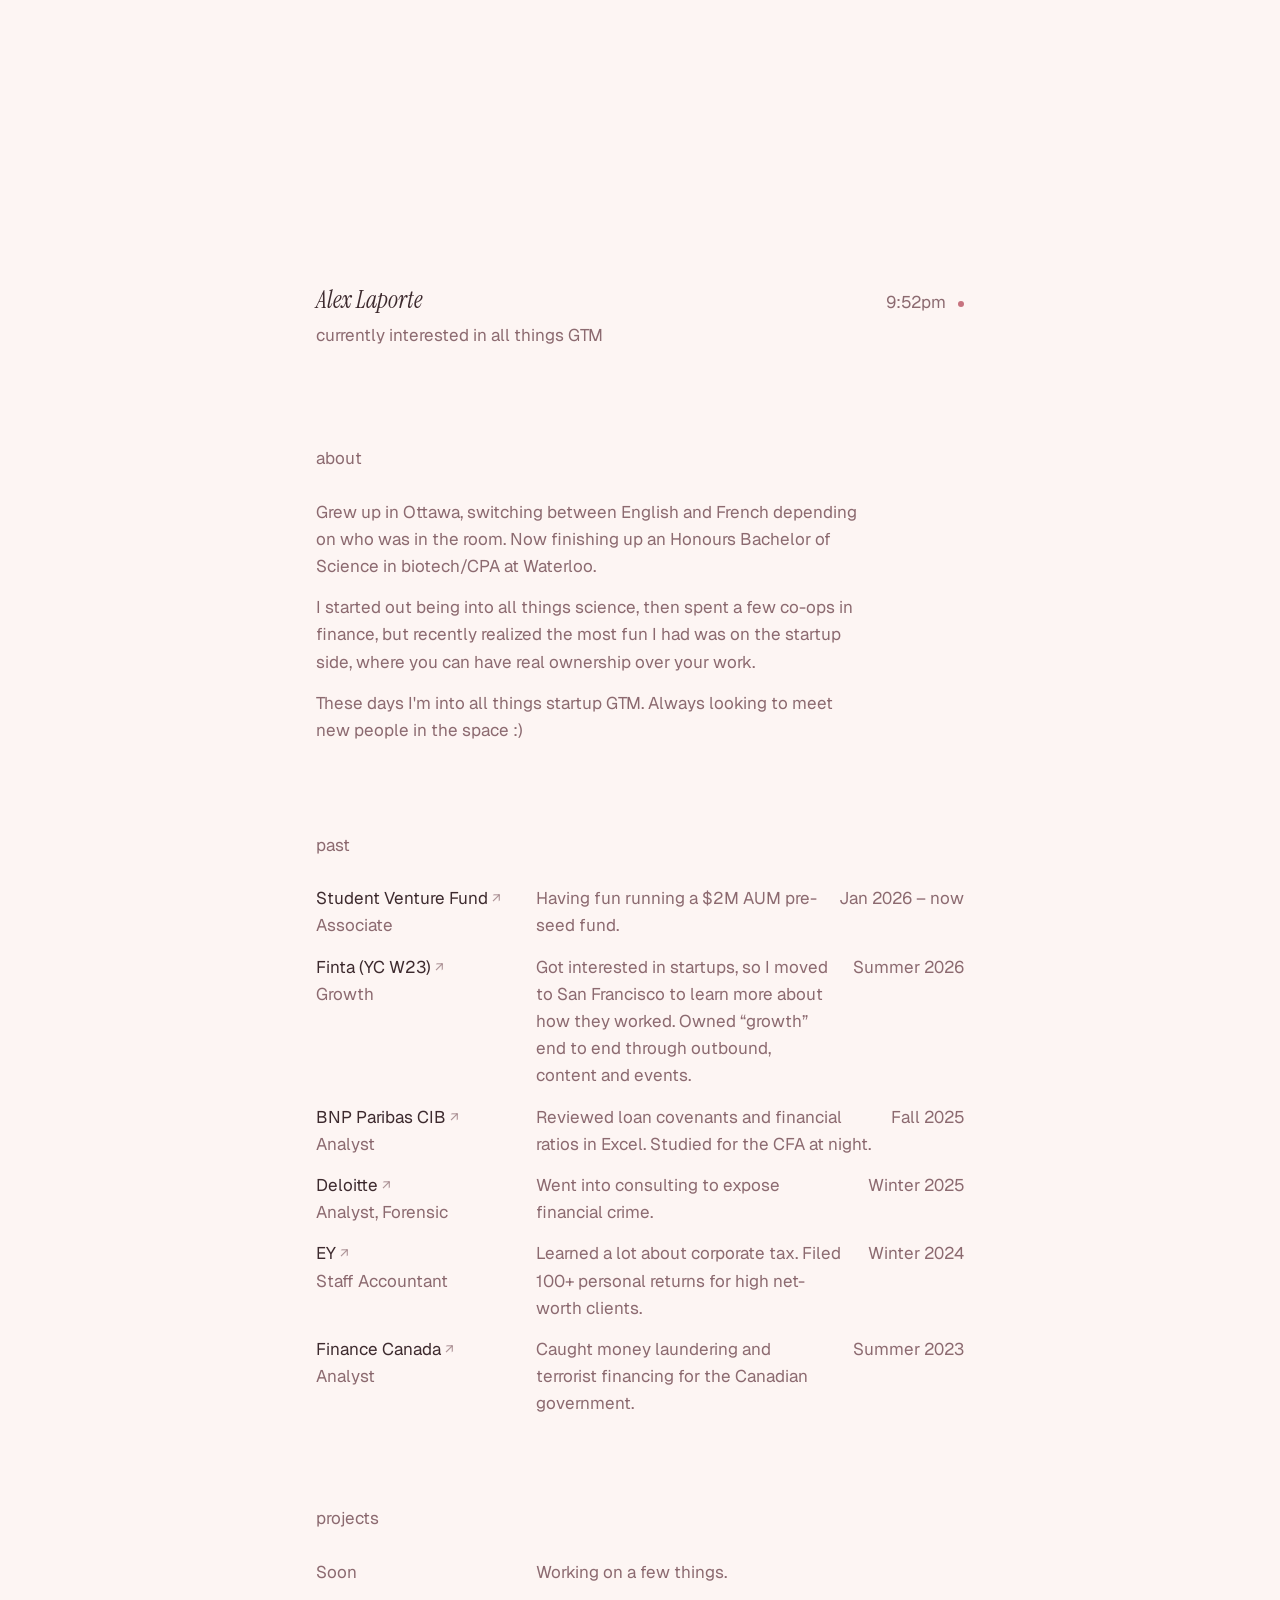
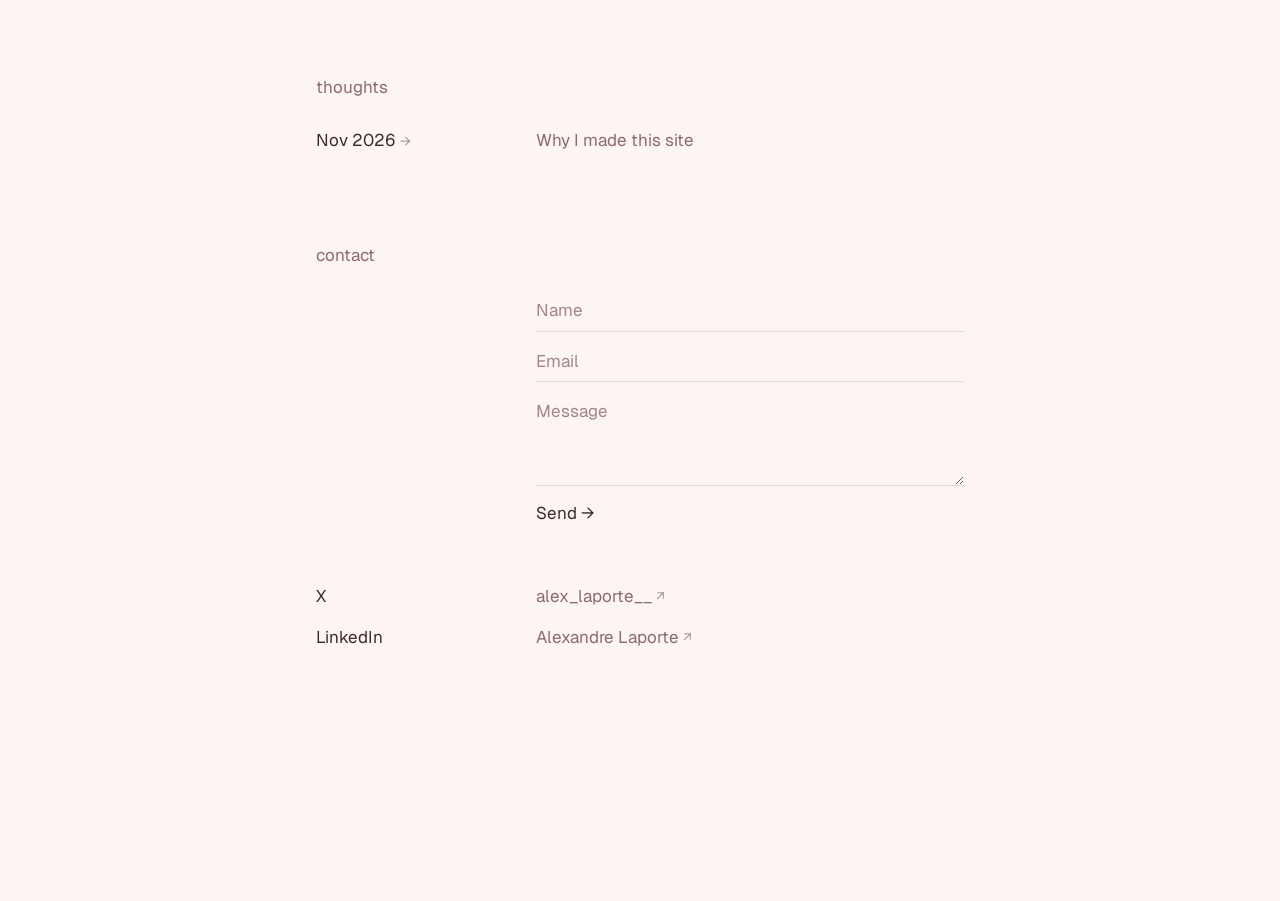
<file: index.html>
<!doctype html>
<html lang="en">
<head>
  <meta charset="utf-8">
  <meta name="viewport" content="width=device-width, initial-scale=1">
  <title>Alex Laporte</title>
  <meta name="description" content="Alex Laporte — finance, startups, and projects.">
  <link rel="preconnect" href="https://fonts.googleapis.com">
  <link rel="preconnect" href="https://fonts.gstatic.com" crossorigin>
  <link href="https://fonts.googleapis.com/css2?family=Geist:wght@400;500&family=Instrument+Serif:ital@0;1&display=swap" rel="stylesheet">
  <link rel="stylesheet" href="style.css?v=4">
  <link rel="icon" href="favicon.svg" type="image/svg+xml">
</head>
<body>
  <main class="page">
    <header class="intro">
      <div class="intro-top rise">
        <h1 class="name">Alex Laporte</h1>
        <time class="time" id="time" title="Time in Waterloo"></time>
      </div>
      <p class="muted rise" style="--i:1">currently interested in all things GTM</p>
    </header>

    <!-- ABOUT -->
    <section>
      <h2 class="rise" style="--i:2">about</h2>
      <div class="prose rise" style="--i:3">
        <p>Grew up in Ottawa, switching between English and French depending on who was in the room. Now finishing up an Honours Bachelor of Science in biotech/CPA at Waterloo.</p>
        <p>I started out being into all things science, then spent a few co-ops in finance, but recently realized the most fun I had was on the startup side, where you can have real ownership over your work.</p>
        <p>These days I'm into all things startup GTM. Always looking to meet new people in the space :)</p>
      </div>
    </section>

    <!-- PAST (experience) -->
    <section>
      <h2 class="rise" style="--i:4">past</h2>
      <div class="rows">
        <!-- Newest first. Left column: company (linked) + position; right: time frame. -->
        <div class="row dated rise" style="--i:5">
          <div class="co"><a href="https://uwaterloo.ca/school-of-accounting-and-finance/svf-fall-2026-team" target="_blank" rel="noopener">Student Venture Fund</a><span class="role">Associate</span></div>
          <p>Having fun running a $2M AUM pre-seed fund.</p>
          <span class="when">Jan 2026 – now</span>
        </div>
        <div class="row dated rise" style="--i:6">
          <div class="co"><a href="https://www.finta.com" target="_blank" rel="noopener">Finta (YC W23)</a><span class="role">Growth</span></div>
          <p>Got interested in startups, so I moved to San Francisco to learn more about how they worked. Owned “growth” end to end through outbound, content and events.</p>
          <span class="when">Summer 2026</span>
        </div>
        <div class="row dated rise" style="--i:7">
          <div class="co"><a href="https://cib.bnpparibas" target="_blank" rel="noopener">BNP Paribas CIB</a><span class="role">Analyst</span></div>
          <p>Reviewed loan covenants and financial ratios in Excel. Studied for the CFA at night.</p>
          <span class="when">Fall 2025</span>
        </div>
        <div class="row dated rise" style="--i:8">
          <div class="co"><a href="https://www.deloitte.com/ca/en.html" target="_blank" rel="noopener">Deloitte</a><span class="role">Analyst, Forensic</span></div>
          <p>Went into consulting to expose financial crime.</p>
          <span class="when">Winter 2025</span>
        </div>
        <div class="row dated rise" style="--i:9">
          <div class="co"><a href="https://www.ey.com/en_ca" target="_blank" rel="noopener">EY</a><span class="role">Staff Accountant</span></div>
          <p>Learned a lot about corporate tax. Filed 100+ personal returns for high net-worth clients.</p>
          <span class="when">Winter 2024</span>
        </div>
        <div class="row dated rise" style="--i:10">
          <div class="co"><a href="https://www.canada.ca/en/department-finance.html" target="_blank" rel="noopener">Finance Canada</a><span class="role">Analyst</span></div>
          <p>Caught money laundering and terrorist financing for the Canadian government.</p>
          <span class="when">Summer 2023</span>
        </div>
      </div>
    </section>

    <!-- PROJECTS: add rows like the commented one below, newest first, and delete the "coming soon" row -->
    <section>
      <h2 class="rise" style="--i:11">projects</h2>
      <div class="rows">
        <!--
        <div class="row">
          <a href="https://link-to-project" target="_blank" rel="noopener">Project name</a>
          <p>One line on what it is.</p>
        </div>
        -->
        <div class="row rise" style="--i:12"><span class="muted">Soon</span><p>Working on a few things.</p></div>
      </div>
    </section>

    <!-- THOUGHTS: newest first. Each post is a file in thoughts/ -->
    <section>
      <h2 class="rise" style="--i:13">thoughts</h2>
      <div class="rows">
        <a class="row rise" style="--i:14" href="thoughts/hello.html"><span>Nov 2026</span><p>Why I made this site</p></a>
      </div>
    </section>

    <!-- CONTACT -->
    <section id="contact">
      <h2 class="rise" style="--i:15">contact</h2>
      <div class="rows">
        <div class="row rise" style="--i:16">
          <span aria-hidden="true"></span>
          <!-- Messages are delivered to Alex's inbox by Web3Forms. The access key is safe to be public;
               the email address itself never appears in this page. -->
          <form class="contact" id="contact-form">
            <input type="hidden" name="access_key" value="006b8a2b-bbd8-40bd-89b7-24ab721c706a">
            <input type="hidden" name="subject" value="New message from your website">
            <input type="checkbox" name="botcheck" class="hp" tabindex="-1" autocomplete="off">
            <input name="name" required autocomplete="name" placeholder="Name" aria-label="Name">
            <input name="email" type="email" required autocomplete="email" placeholder="Email" aria-label="Email">
            <textarea name="message" rows="3" required placeholder="Message" aria-label="Message"></textarea>
            <button type="submit">Send →</button>
            <p class="form-status" role="status"></p>
          </form>
        </div>
        <a class="row handle rise" style="--i:17" href="https://x.com/alex_laporte__" target="_blank" rel="noopener"><span>X</span><p>alex_laporte__</p></a>
        <a class="row handle rise" style="--i:18" href="https://www.linkedin.com/in/alexandre-laporte-3610a8255/" target="_blank" rel="noopener"><span>LinkedIn</span><p>Alexandre Laporte</p></a>
      </div>
    </section>
  </main>

  <script>
    // Local time in Waterloo, like jay.tel's clock
    const t = document.getElementById('time');
    const tick = () => { t.textContent = new Date().toLocaleTimeString('en-US', { hour: 'numeric', minute: '2-digit', timeZone: 'America/Toronto' }).replace(' ', '').toLowerCase(); };
    tick(); setInterval(tick, 15000);

    const form = document.getElementById('contact-form');
    const status = form.querySelector('.form-status');
    form.addEventListener('submit', async e => {
      e.preventDefault();
      const btn = form.querySelector('button');
      btn.disabled = true; status.textContent = 'Sending…';
      try {
        const res = await fetch('https://api.web3forms.com/submit', {
          method: 'POST',
          headers: { 'Content-Type': 'application/json', Accept: 'application/json' },
          body: JSON.stringify(Object.fromEntries(new FormData(form)))
        });
        const data = await res.json();
        if (!data.success) throw new Error(data.message);
        form.reset(); status.textContent = 'Thanks, I’ll get back to you soon.';
      } catch {
        status.textContent = 'Something went wrong. Try again in a bit, or reach me on X.';
      } finally { btn.disabled = false; }
    });
  </script>
</body>
</html>
</file>
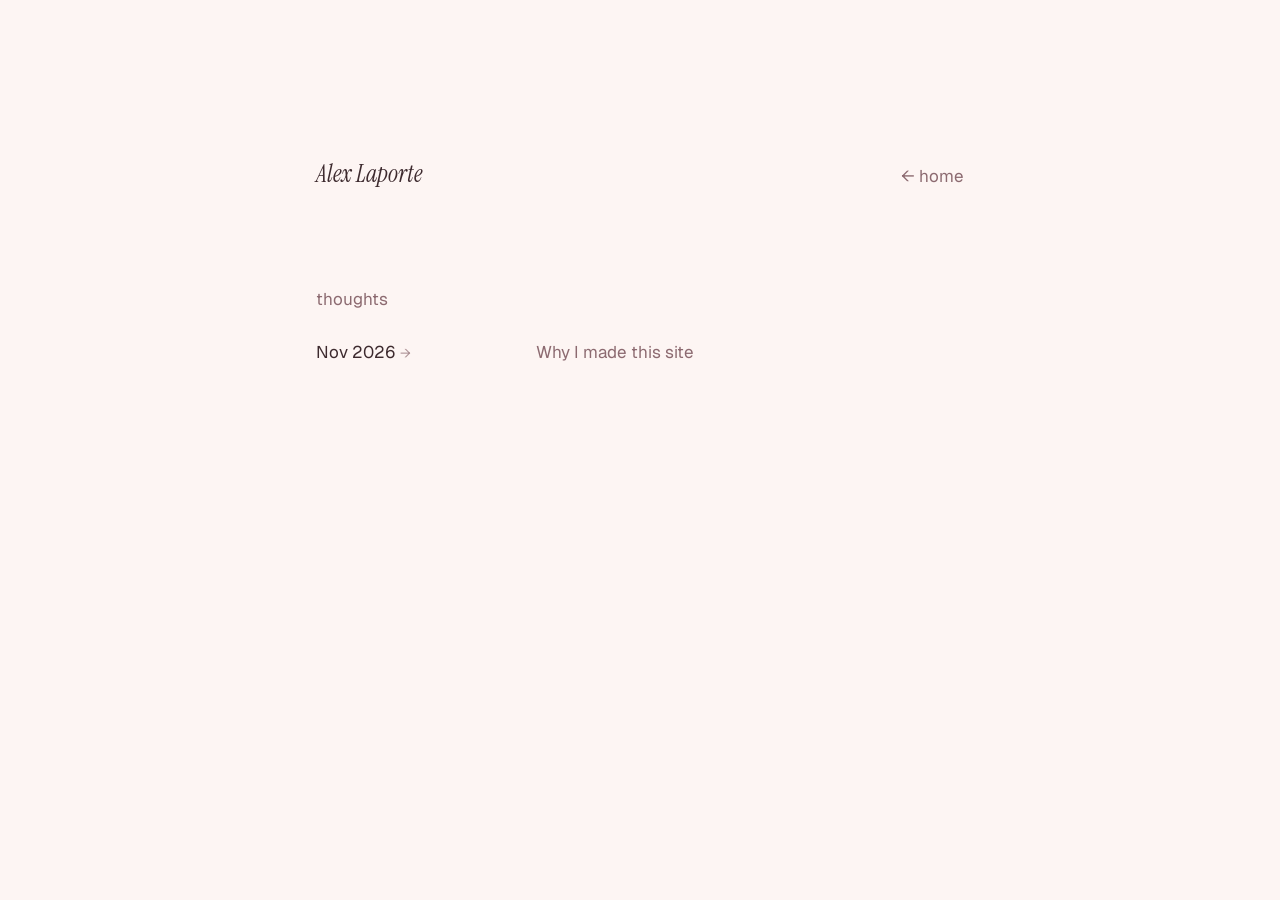
<file: thoughts/index.html>
<!doctype html>
<html lang="en">
<head>
  <meta charset="utf-8">
  <meta name="viewport" content="width=device-width, initial-scale=1">
  <title>Thoughts — Alex Laporte</title>
  <link rel="preconnect" href="https://fonts.googleapis.com">
  <link rel="preconnect" href="https://fonts.gstatic.com" crossorigin>
  <link href="https://fonts.googleapis.com/css2?family=Geist:wght@400;500&family=Instrument+Serif:ital@0;1&display=swap" rel="stylesheet">
  <link rel="stylesheet" href="../style.css?v=4">
  <link rel="icon" href="../favicon.svg" type="image/svg+xml">
</head>
<body>
  <main class="page short">
    <header class="intro">
      <div class="intro-top rise">
        <a class="name" href="../index.html">Alex Laporte</a>
        <a class="muted" href="../index.html">← home</a>
      </div>
    </header>

    <section>
      <h2 class="rise" style="--i:1">thoughts</h2>
      <!-- New post: copy _template.html, then add a row here AND in the home page's thoughts section (newest first) -->
      <div class="rows">
        <a class="row rise" style="--i:2" href="hello.html"><span>Nov 2026</span><p>Why I made this site</p></a>
      </div>
    </section>
  </main>
</body>
</html>
</file>
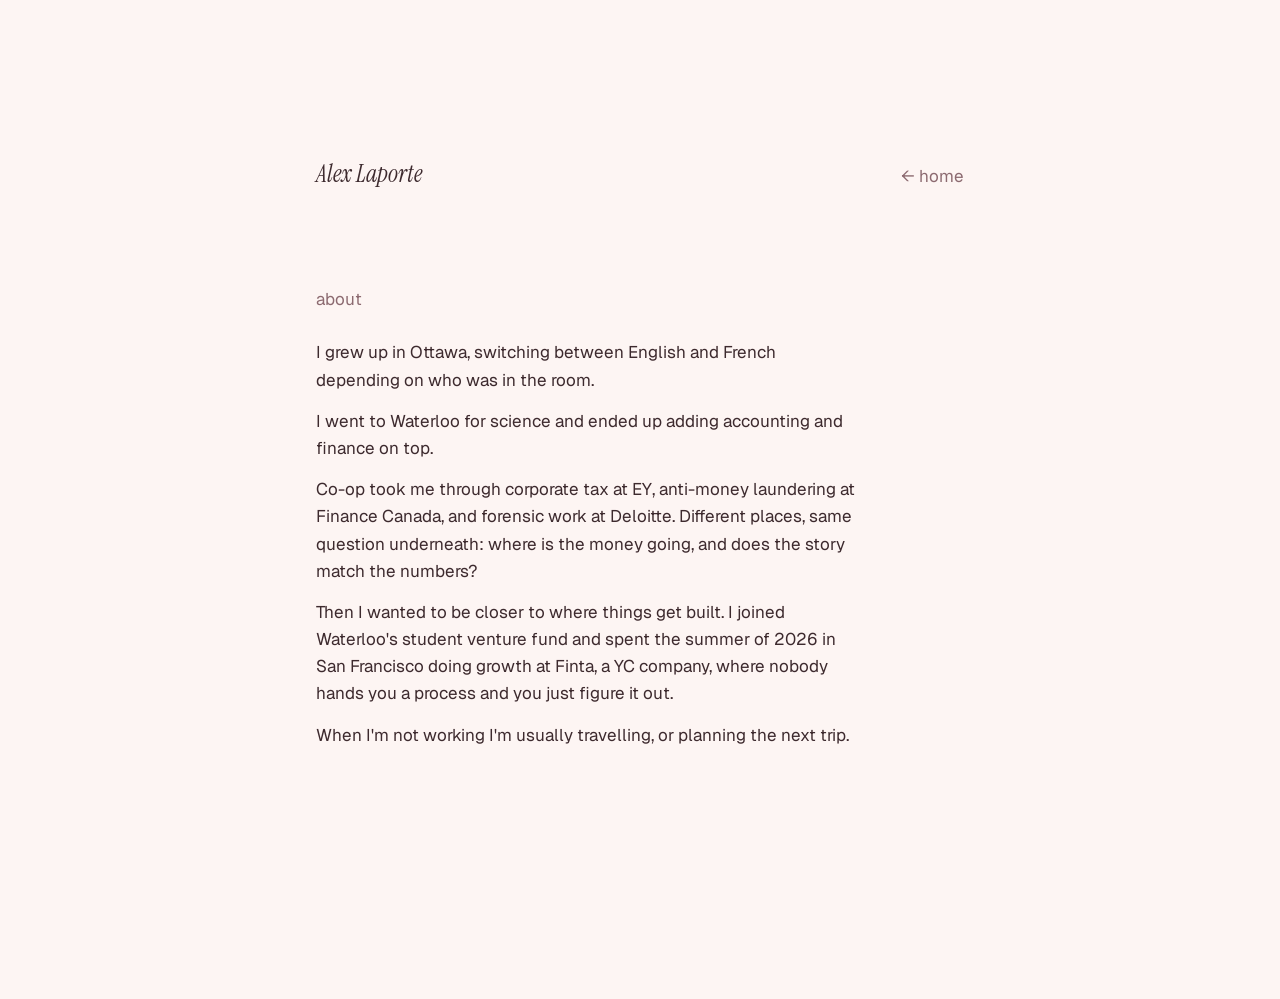
<file: about.html>
<!doctype html>
<html lang="en">
<head>
  <meta charset="utf-8">
  <meta name="viewport" content="width=device-width, initial-scale=1">
  <title>About — Alex Laporte</title>
  <link rel="preconnect" href="https://fonts.googleapis.com">
  <link rel="preconnect" href="https://fonts.gstatic.com" crossorigin>
  <link href="https://fonts.googleapis.com/css2?family=Geist:wght@400;500&family=Instrument+Serif:ital@0;1&display=swap" rel="stylesheet">
  <link rel="stylesheet" href="style.css?v=4">
  <link rel="icon" href="favicon.svg" type="image/svg+xml">
</head>
<body>
  <!-- DRAFT: rewrite this in your own words. It's built only from what's on your resume. -->
  <main class="page short post">
    <header class="intro">
      <div class="intro-top rise">
        <a class="name" href="index.html">Alex Laporte</a>
        <a class="muted" href="index.html">← home</a>
      </div>
    </header>

    <section>
      <h2 class="rise" style="--i:1">about</h2>
      <div class="prose rise" style="--i:2">
        <p>I grew up in Ottawa, switching between English and French depending on who was in the room.</p>
        <p>I went to Waterloo for science and ended up adding accounting and finance on top.</p>
        <p>Co-op took me through corporate tax at EY, anti-money laundering at Finance Canada, and forensic work at Deloitte. Different places, same question underneath: where is the money going, and does the story match the numbers?</p>
        <p>Then I wanted to be closer to where things get built. I joined Waterloo's student venture fund and spent the summer of 2026 in San Francisco doing growth at Finta, a YC company, where nobody hands you a process and you just figure it out.</p>
        <p>When I'm not working I'm usually travelling, or planning the next trip.</p>
      </div>
    </section>
  </main>
</body>
</html>
</file>
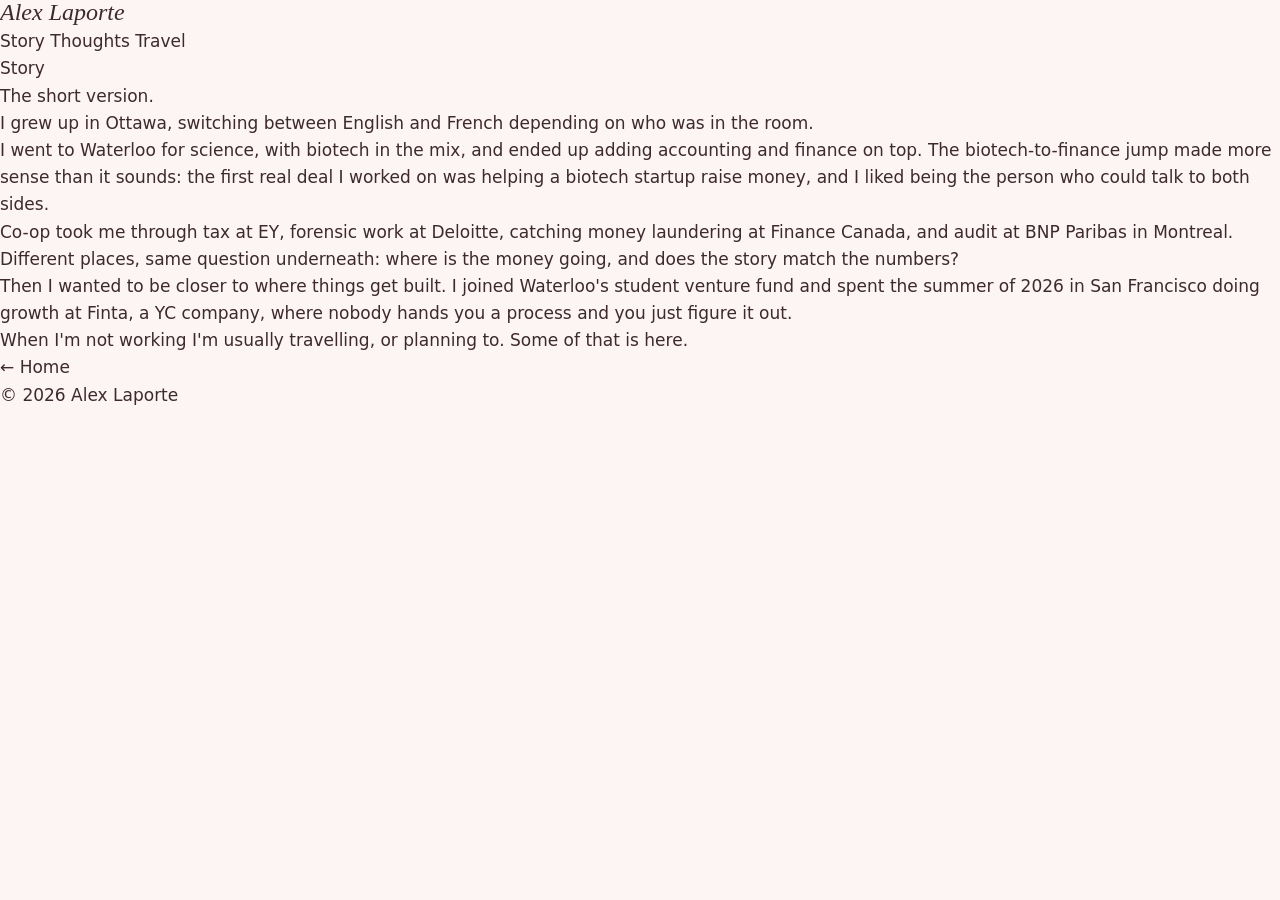
<file: story.html>
<!doctype html>
<html lang="en">
<head>
  <meta charset="utf-8">
  <meta name="viewport" content="width=device-width, initial-scale=1">
  <title>Story — Alex Laporte</title>
  <link rel="preconnect" href="https://fonts.googleapis.com">
  <link rel="preconnect" href="https://fonts.gstatic.com" crossorigin>
  <link href="https://fonts.googleapis.com/css2?family=Inter:wght@400;500&display=swap" rel="stylesheet">
  <link rel="stylesheet" href="style.css">
</head>
<body>
  <header class="wrap nav">
    <a class="name" href="index.html">Alex Laporte</a>
    <nav>
      <a href="story.html" aria-current="page">Story</a>
      <a href="thoughts/index.html">Thoughts</a>
      <a href="travel/index.html">Travel</a>
    </nav>
  </header>

  <main class="wrap post">
    <!-- DRAFT: rewrite this in your own words. It's built only from what's on your resume. -->
    <h1>Story</h1>
    <p class="meta">The short version.</p>

    <p>I grew up in Ottawa, switching between English and French depending on who was in the room.</p>

    <p>I went to Waterloo for science, with biotech in the mix, and ended up adding accounting and finance on top. The biotech-to-finance jump made more sense than it sounds: the first real deal I worked on was helping a biotech startup raise money, and I liked being the person who could talk to both sides.</p>

    <p>Co-op took me through tax at EY, forensic work at Deloitte, catching money laundering at Finance Canada, and audit at BNP Paribas in Montreal. Different places, same question underneath: where is the money going, and does the story match the numbers?</p>

    <p>Then I wanted to be closer to where things get built. I joined Waterloo's student venture fund and spent the summer of 2026 in San Francisco doing growth at Finta, a YC company, where nobody hands you a process and you just figure it out.</p>

    <p>When I'm not working I'm usually travelling, or planning to. Some of that is <a href="travel/index.html">here</a>.</p>

    <a class="back" href="index.html">← Home</a>
  </main>

  <footer>
    <div class="wrap"><span>© 2026 Alex Laporte</span></div>
  </footer>
</body>
</html>
</file>
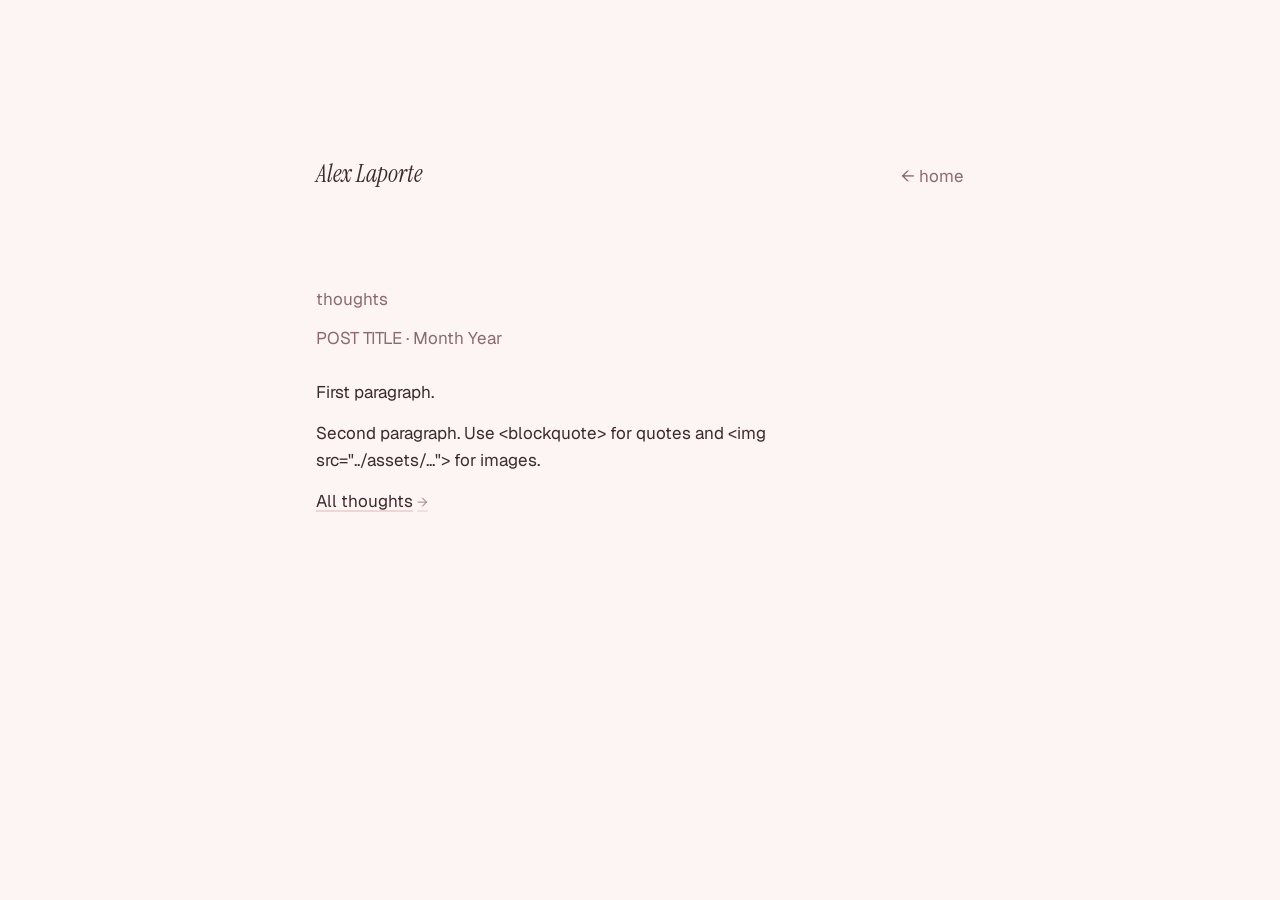
<file: thoughts/_template.html>
<!doctype html>
<html lang="en">
<head>
  <meta charset="utf-8">
  <meta name="viewport" content="width=device-width, initial-scale=1">
  <title>POST TITLE — Alex Laporte</title>
  <link rel="preconnect" href="https://fonts.googleapis.com">
  <link rel="preconnect" href="https://fonts.gstatic.com" crossorigin>
  <link href="https://fonts.googleapis.com/css2?family=Geist:wght@400;500&family=Instrument+Serif:ital@0;1&display=swap" rel="stylesheet">
  <link rel="stylesheet" href="../style.css?v=4">
  <link rel="icon" href="../favicon.svg" type="image/svg+xml">
</head>
<body>
  <main class="page short post">
    <header class="intro">
      <div class="intro-top rise">
        <a class="name" href="../index.html">Alex Laporte</a>
        <a class="muted" href="../index.html">← home</a>
      </div>
    </header>

    <section>
      <h2 class="rise" style="--i:1">thoughts</h2>
      <p class="muted rise" style="--i:2; margin:-14px 0 26px">POST TITLE · Month Year</p>
      <div class="prose rise" style="--i:3">
        <p>First paragraph.</p>
        <p>Second paragraph. Use &lt;blockquote&gt; for quotes and &lt;img src="../assets/..."&gt; for images.</p>
        <p><a class="u" href="index.html">All thoughts</a></p>
      </div>
    </section>
  </main>
</body>
</html>
</file>
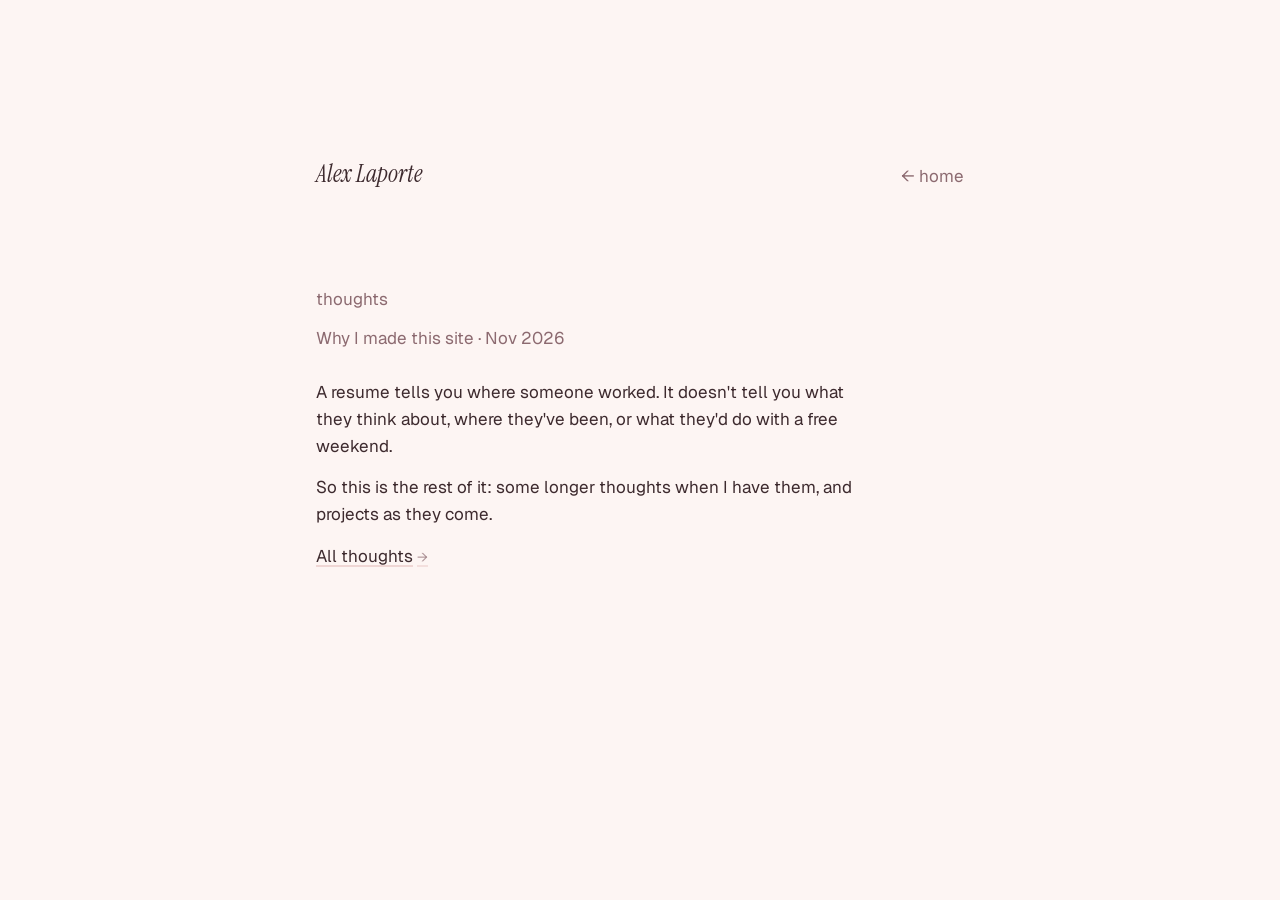
<file: thoughts/hello.html>
<!doctype html>
<html lang="en">
<head>
  <meta charset="utf-8">
  <meta name="viewport" content="width=device-width, initial-scale=1">
  <title>Why I made this site — Alex Laporte</title>
  <link rel="preconnect" href="https://fonts.googleapis.com">
  <link rel="preconnect" href="https://fonts.gstatic.com" crossorigin>
  <link href="https://fonts.googleapis.com/css2?family=Geist:wght@400;500&family=Instrument+Serif:ital@0;1&display=swap" rel="stylesheet">
  <link rel="stylesheet" href="../style.css?v=4">
  <link rel="icon" href="../favicon.svg" type="image/svg+xml">
</head>
<body>
  <!-- PLACEHOLDER POST: replace with your own first post, or delete it and its rows on the home + thoughts pages -->
  <main class="page short post">
    <header class="intro">
      <div class="intro-top rise">
        <a class="name" href="../index.html">Alex Laporte</a>
        <a class="muted" href="../index.html">← home</a>
      </div>
    </header>

    <section>
      <h2 class="rise" style="--i:1">thoughts</h2>
      <p class="muted rise" style="--i:2; margin:-14px 0 26px">Why I made this site · Nov 2026</p>
      <div class="prose rise" style="--i:3">
        <p>A resume tells you where someone worked. It doesn't tell you what they think about, where they've been, or what they'd do with a free weekend.</p>
        <p>So this is the rest of it: some longer thoughts when I have them, and projects as they come.</p>
        <p><a class="u" href="index.html">All thoughts</a></p>
      </div>
    </section>
  </main>
</body>
</html>
</file>
<file: style.css>
/* Blush palette, light only. Layout follows jay.tel: one font, one size,
   left-aligned, lowercase section labels, two-column rows. */
:root {
  color-scheme: light;
  --bg: #fdf5f3;      /* blush white */
  --text: #3d2a2e;    /* deep plum-brown, high contrast */
  --muted: #8c6a70;   /* dusty rose-brown */
  --faint: #efd6d4;   /* light blush lines */
  --tile: #f8e6e3;    /* soft pink fill */
  --accent: #c7737f;  /* rose for hovers */
  --serif: "Instrument Serif", Georgia, serif;
  --sans: "Geist", system-ui, -apple-system, sans-serif;
  --label: 200px;     /* left column width */
}

* { box-sizing: border-box; }

body {
  margin: 0;
  background: var(--bg);
  color: var(--text);
  font-family: var(--sans);
  font-size: 17px;
  line-height: 1.6;
  -webkit-font-smoothing: antialiased;
}

::selection { background: var(--faint); }

h1, h2, h3, p { margin: 0; font-size: inherit; font-weight: 400; }

a { color: inherit; text-decoration: none; transition: color .15s; }
a:hover { color: var(--accent); }
.u { text-decoration: underline; text-decoration-color: var(--faint); text-decoration-thickness: 1.5px; text-underline-offset: 3px; }
.u:hover { text-decoration-color: var(--accent); }

.muted { color: var(--muted); }

/* ---------- Page frame ---------- */
.page {
  max-width: 700px;
  margin: 0 auto;     /* centre the column on the page */
  padding: 32vh 26px 18vh;
}
.page.short { padding-top: 18vh; }

/* ---------- Header ---------- */
.intro { margin-bottom: 96px; }
.intro-top { display: flex; justify-content: space-between; align-items: baseline; gap: 16px; margin-bottom: 6px; }
.name { font-family: var(--serif); font-style: italic; font-size: 24px; line-height: 1; }
.time { color: var(--muted); font-variant-numeric: tabular-nums; white-space: nowrap; }
.time::after { content: ""; display: inline-block; width: 6px; height: 6px; margin-left: 12px; border-radius: 50%; background: var(--accent); vertical-align: middle; }

/* ---------- Sections ---------- */
section { margin-bottom: 88px; }
section > h2 { color: var(--muted); margin-bottom: 26px; }

.rows { display: grid; gap: 14px; }
.row { display: grid; grid-template-columns: var(--label) 1fr; gap: 20px; }
.row > :last-child { color: var(--muted); max-width: 30em; }
a.row:hover > :first-child, .row a:hover { color: var(--accent); }
.row.dated { grid-template-columns: var(--label) 1fr auto; }
.row.dated > p { color: var(--muted); }
.row.dated > .when { color: var(--muted); white-space: nowrap; font-variant-numeric: tabular-nums; text-align: right; }

.prose { color: var(--muted); max-width: 32em; }
.prose p + p { margin-top: 14px; }
.prose a { color: var(--text); }
.prose a:hover { color: var(--accent); }

/* ---------- Post ---------- */
.post .prose { color: var(--text); }
.post blockquote { margin: 20px 0; padding-left: 16px; border-left: 1.5px solid var(--faint); color: var(--muted); }
.post img { width: 100%; height: auto; margin: 16px 0; }

/* ---------- Contact form ---------- */
.contact { display: grid; gap: 14px; max-width: 30em; }
.contact input, .contact textarea {
  font: inherit; color: var(--text);
  background: transparent;
  border: 0; border-bottom: 1.5px solid var(--faint);
  padding: 2px 0 6px; border-radius: 0; resize: vertical;
  width: 100%;
}
.contact ::placeholder { color: var(--muted); opacity: .8; }
.contact input:focus, .contact textarea:focus { outline: none; border-bottom-color: var(--accent); }
.contact button {
  justify-self: start; font: inherit; color: var(--text);
  background: transparent; border: 0; padding: 0; cursor: pointer;
}
.contact button:hover { color: var(--accent); }
.contact button:disabled { opacity: .5; cursor: default; }
.contact .form-status { color: var(--muted); min-height: 1.6em; }
.contact .hp { display: none; }

/* ---------- Entrance ---------- */
@media (prefers-reduced-motion: no-preference) {
  .rise { opacity: 0; transform: translateY(6px); animation: rise .6s ease forwards; animation-delay: calc(var(--i, 0) * 60ms); }
  @keyframes rise { to { opacity: 1; transform: none; } }
  /* the dot beside the clock breathes softly */
  .time::after { animation: pulse 2.4s ease-in-out infinite; }
  @keyframes pulse { 0%, 100% { opacity: 1; } 50% { opacity: .25; } }
}

/* ---------- Mobile ---------- */
@media (max-width: 560px) {
  .page { padding: 20vh 20px 14vh; }
  .intro { margin-bottom: 72px; }
  section { margin-bottom: 64px; }
  .row { grid-template-columns: 1fr; gap: 0; }
  .rows { gap: 18px; }
  /* phones: company and dates on one line, description below */
  .row.dated { grid-template-columns: 1fr auto; grid-template-areas: "co when" "desc desc"; column-gap: 12px; }
  .row.dated > :first-child { grid-area: co; }
  .row.dated > p { grid-area: desc; margin-top: 4px; }
  .row.dated > .when { grid-area: when; }
}

/* Small arrows mark what's clickable: ↗ opens another site, → stays on this one */
.co a::after, .prose a::after, a.row > :first-child::after {
  /* inline (not inline-block) so the arrow never wraps away from its word */
  content: "→"; position: relative; left: 0; top: 0; margin-left: 4px;
  font-size: .8em; color: var(--muted); opacity: .7;
  transition: left .15s, top .15s, color .15s, opacity .15s;
}
.co a[target]::after, .prose a[target]::after, a.row[target] > :first-child::after { content: "↗"; }
.co a:hover::after, .prose a:hover::after, a.row:hover > :first-child::after { color: var(--accent); opacity: 1; left: 2px; }
.co a[target]:hover::after, .prose a[target]:hover::after, a.row[target]:hover > :first-child::after { top: -2px; }
/* X / LinkedIn: arrow sits beside the username instead of the label */
a.row.handle > :first-child::after { content: none; }
a.row.handle > p::after {
  content: "↗"; position: relative; left: 0; top: 0; margin-left: 4px;
  font-size: .8em; opacity: .7; transition: left .15s, top .15s, color .15s, opacity .15s;
}
a.row.handle:hover > p, a.row.handle:hover > p::after { color: var(--accent); opacity: 1; }
a.row.handle:hover > p::after { left: 2px; top: -2px; }

/* Company + position stacked in the left column */
.co { display: flex; flex-direction: column; }
.co .role { color: var(--muted); }
</file>
